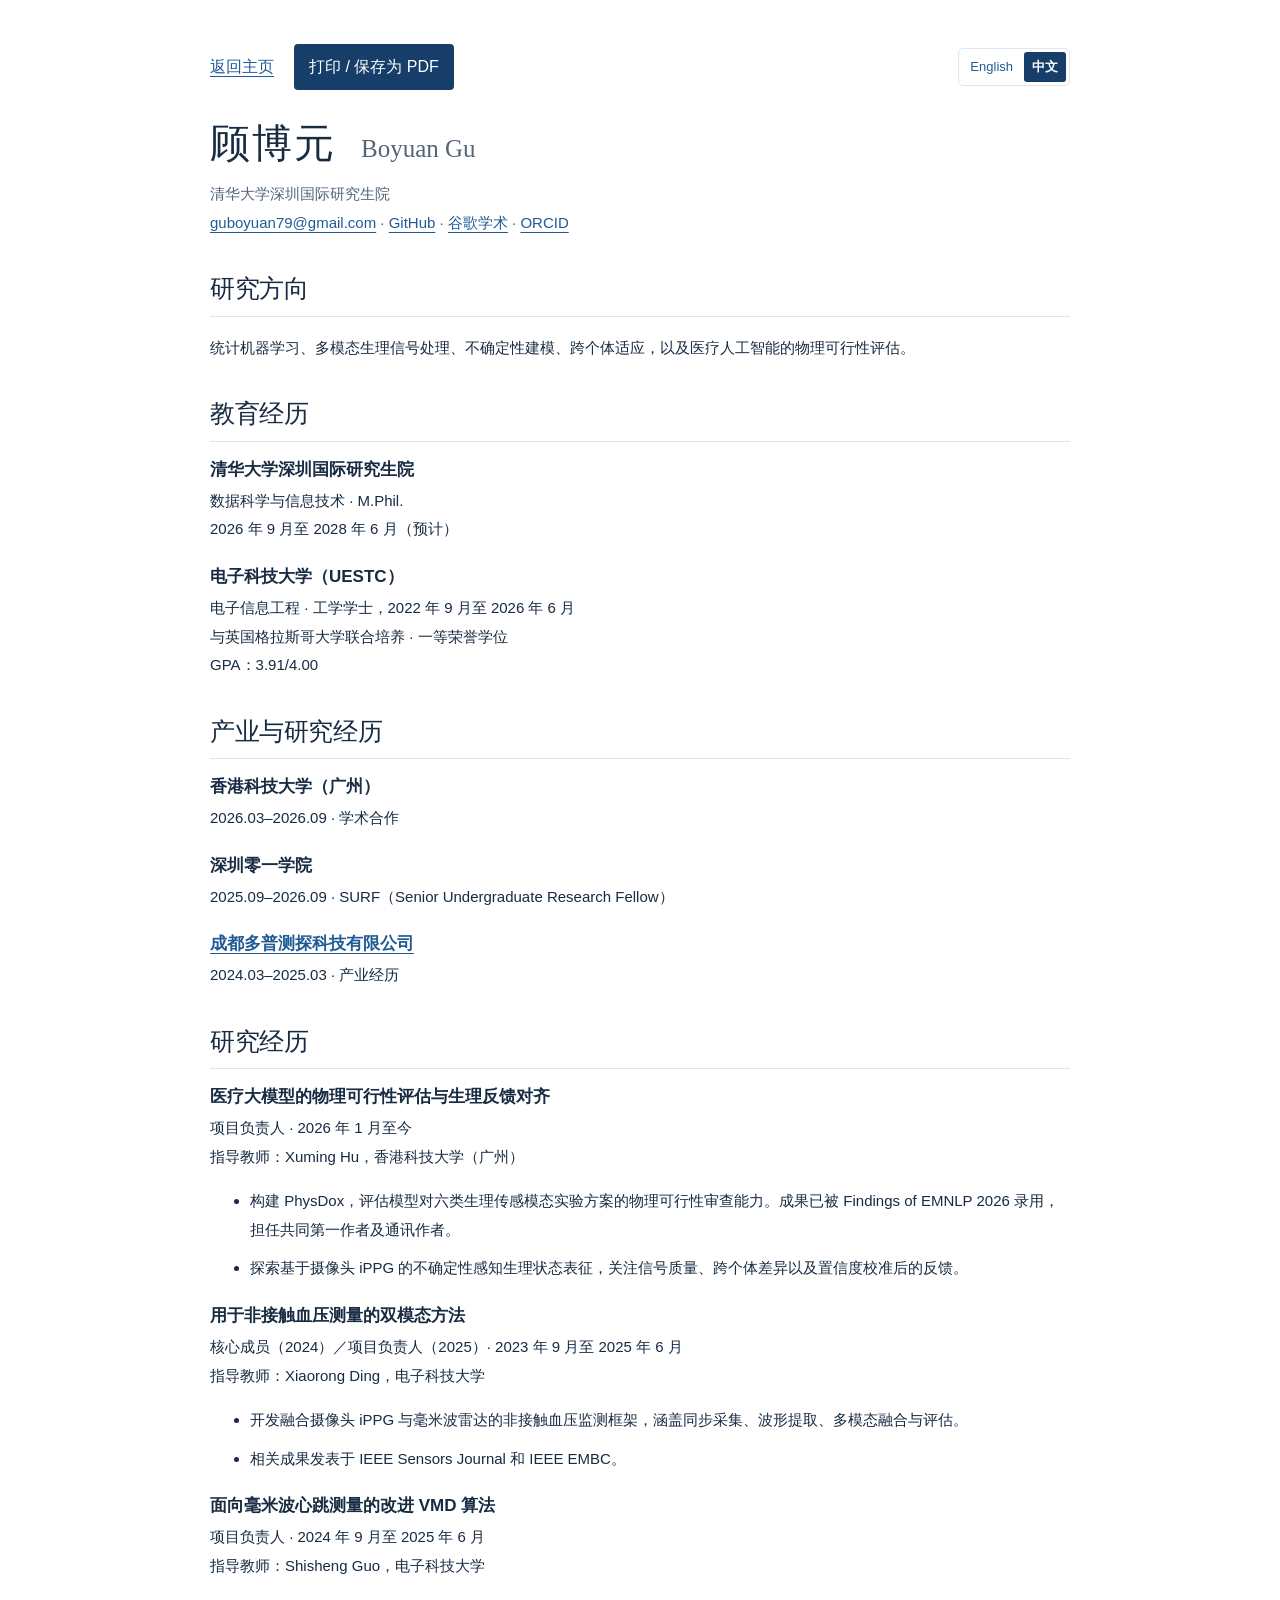
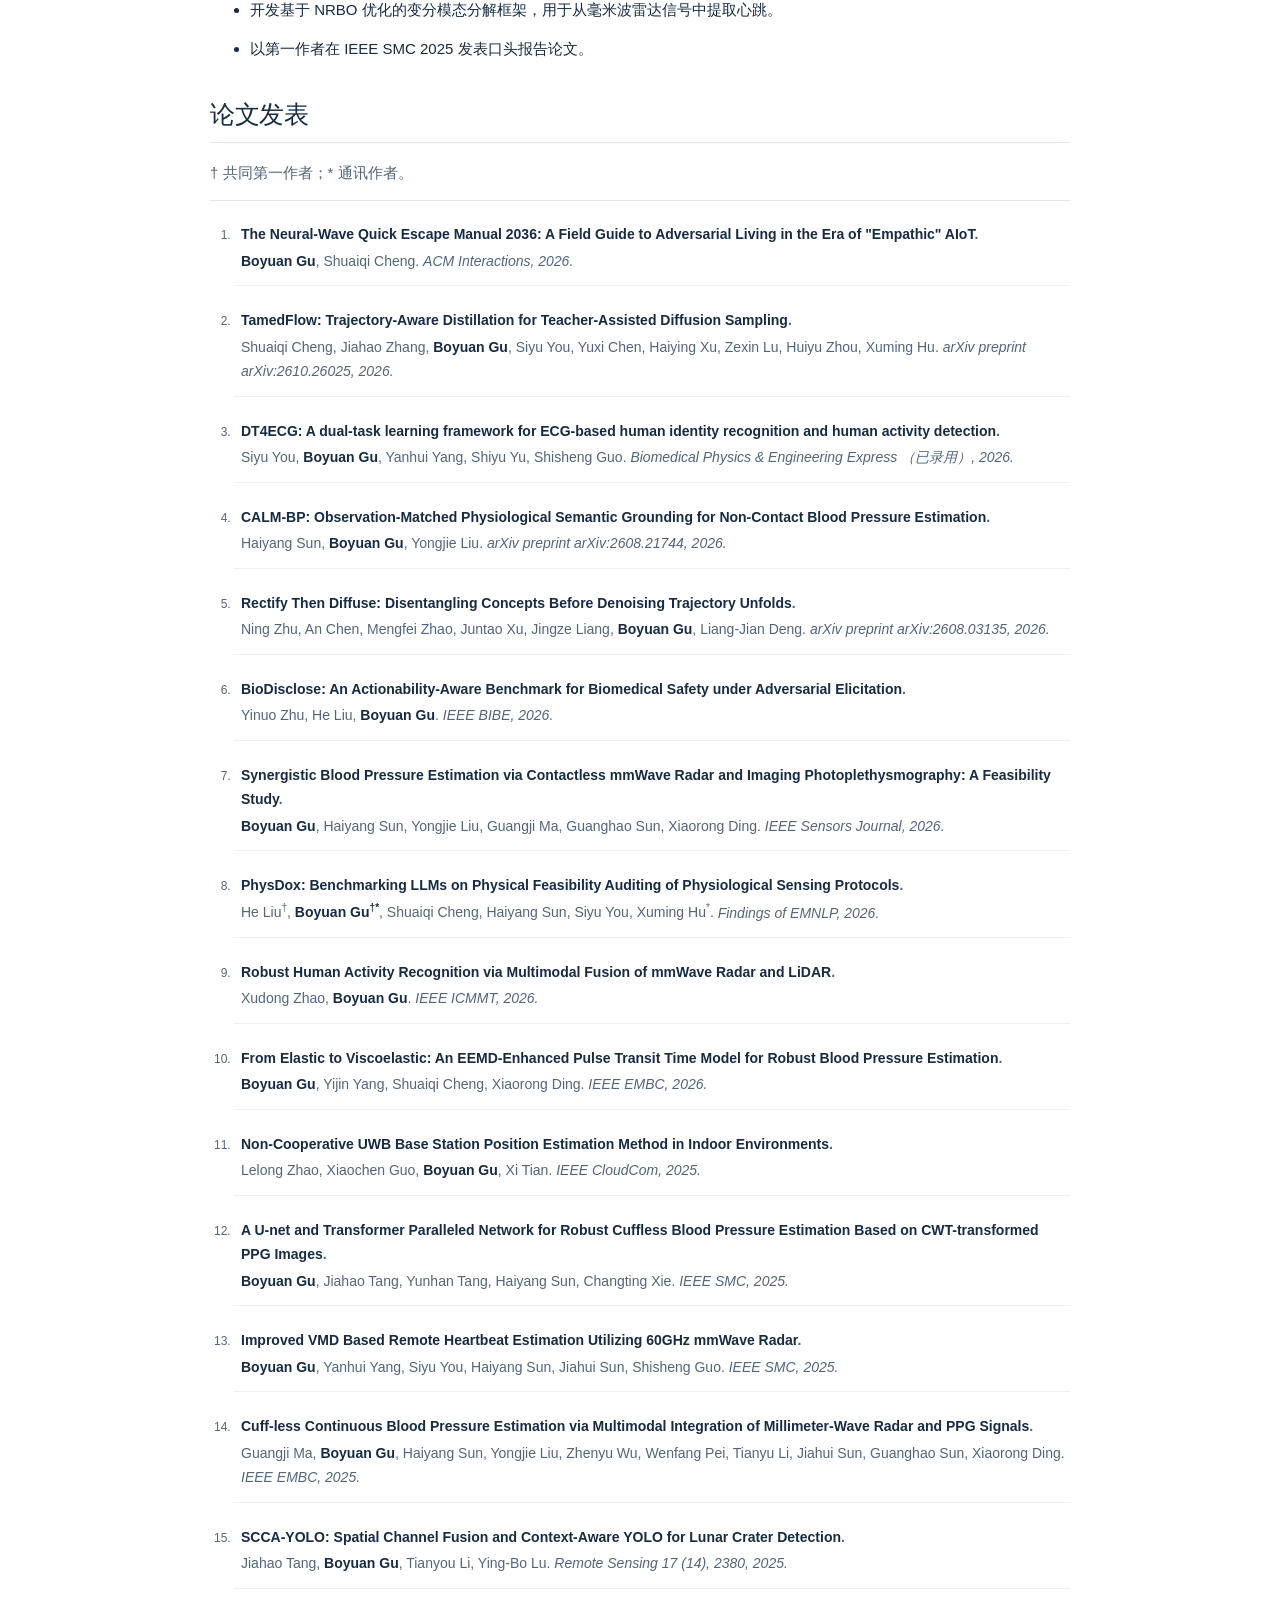
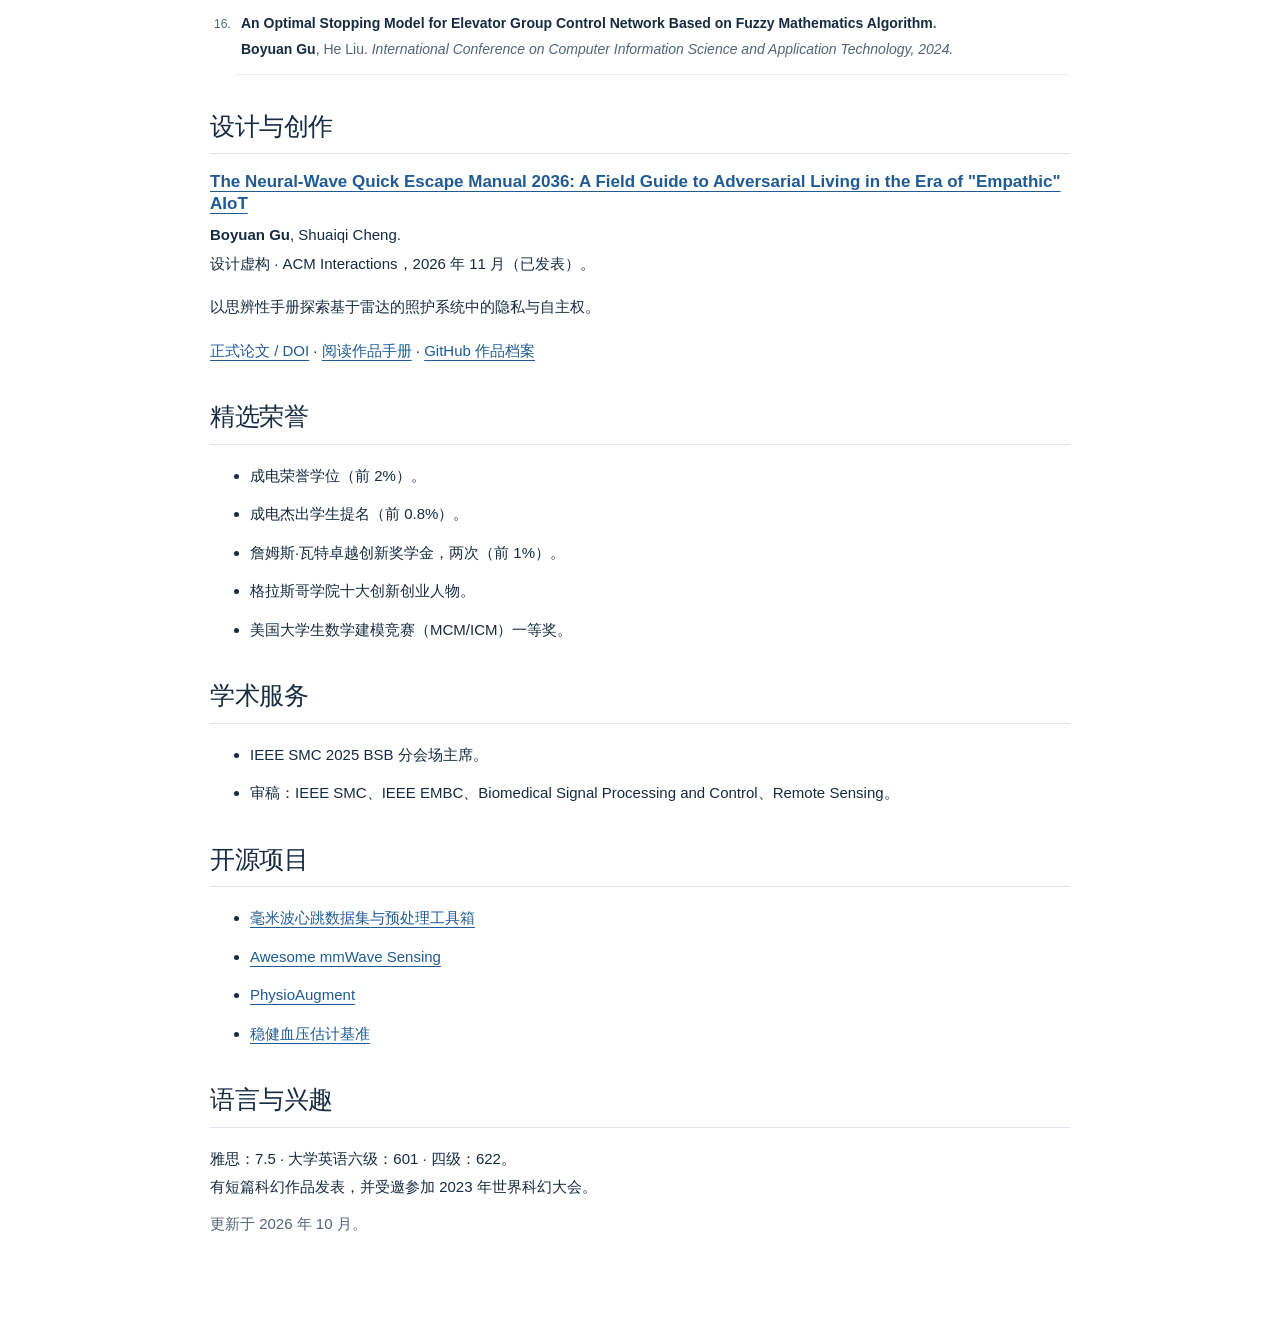
<file: cv-zh.html>
<!doctype html><html lang="zh-CN"><head><meta charset="utf-8"><meta name="viewport" content="width=device-width, initial-scale=1"><title>顾博元 | 个人简历</title><meta name="description" content="顾博元的个人简历，清华大学硕士研究生（M.Phil.）。"><link rel="icon" href="assets/favicon.svg" type="image/svg+xml"><link rel="stylesheet" href="styles.css?v=20261024-2"><link rel="canonical" href="https://phish-tech.github.io/cv-zh.html"><link rel="alternate" hreflang="en" href="https://phish-tech.github.io/cv.html"><link rel="alternate" hreflang="zh-CN" href="https://phish-tech.github.io/cv-zh.html"><link rel="alternate" hreflang="x-default" href="https://phish-tech.github.io/cv.html"><script src="language.js?v=20260929-3" defer></script></head><body><a class="skip-link" href="#cv">跳转到简历</a><main id="cv" class="container cv-page"><div class="cv-actions"><a href="zh.html">返回主页</a><button type="button" onclick="window.print()">打印 / 保存为 PDF</button><div class="language-switch" aria-label="语言切换"><a lang="en" hreflang="en" data-language-switch href="cv.html" aria-label="Switch to English">English</a><span lang="zh-CN" aria-current="true">中文</span></div></div><h1>顾博元 <span lang="en">Boyuan Gu</span></h1><p class="cv-contact">清华大学深圳国际研究生院<br><a href="mailto:guboyuan79@gmail.com">guboyuan79@gmail.com</a> · <a href="https://github.com/phish-tech">GitHub</a> · <a href="https://scholar.google.com/citations?user=TJ2_Fq8AAAAJ&amp;hl=en">谷歌学术</a> · <a href="https://orcid.org/0009-0001-8273-7502">ORCID</a></p><h2>研究方向</h2><p>统计机器学习、多模态生理信号处理、不确定性建模、跨个体适应，以及医疗人工智能的物理可行性评估。</p><h2>教育经历</h2><div class="cv-entry"><h3>清华大学深圳国际研究生院</h3><p>数据科学与信息技术 · M.Phil.<br>2026 年 9 月至 2028 年 6 月（预计）</p></div><div class="cv-entry"><h3>电子科技大学（UESTC）</h3><p>电子信息工程 · 工学学士，2022 年 9 月至 2026 年 6 月<br>与英国格拉斯哥大学联合培养 · 一等荣誉学位<br>GPA：3.91/4.00</p></div><h2>产业与研究经历</h2><div class="cv-entry"><h3>香港科技大学（广州）</h3><p>2026.03–2026.09 · 学术合作</p></div><div class="cv-entry"><h3>深圳零一学院</h3><p>2025.09–2026.09 · SURF（Senior Undergraduate Research Fellow）</p></div><div class="cv-entry"><h3><a href="http://duopucetan.com/">成都多普测探科技有限公司</a></h3><p>2024.03–2025.03 · 产业经历</p></div><h2>研究经历</h2><div class="cv-entry"><h3>医疗大模型的物理可行性评估与生理反馈对齐</h3><p>项目负责人 · 2026 年 1 月至今<br>指导教师：Xuming Hu，香港科技大学（广州）</p><ul><li>构建 PhysDox，评估模型对六类生理传感模态实验方案的物理可行性审查能力。成果已被 Findings of EMNLP 2026 录用，担任共同第一作者及通讯作者。</li><li>探索基于摄像头 iPPG 的不确定性感知生理状态表征，关注信号质量、跨个体差异以及置信度校准后的反馈。</li></ul></div><div class="cv-entry"><h3>用于非接触血压测量的双模态方法</h3><p>核心成员（2024）／项目负责人（2025）· 2023 年 9 月至 2025 年 6 月<br>指导教师：Xiaorong Ding，电子科技大学</p><ul><li>开发融合摄像头 iPPG 与毫米波雷达的非接触血压监测框架，涵盖同步采集、波形提取、多模态融合与评估。</li><li>相关成果发表于 IEEE Sensors Journal 和 IEEE EMBC。</li></ul></div><div class="cv-entry"><h3>面向毫米波心跳测量的改进 VMD 算法</h3><p>项目负责人 · 2024 年 9 月至 2025 年 6 月<br>指导教师：Shisheng Guo，电子科技大学</p><ul><li>开发基于 NRBO 优化的变分模态分解框架，用于从毫米波雷达信号中提取心跳。</li><li>以第一作者在 IEEE SMC 2025 发表口头报告论文。</li></ul></div><h2>论文发表</h2><p class="section-note author-note">† 共同第一作者；* 通讯作者。</p><ol class="compact-publications"><li><span class="citation-title"><a href="https://doi.org/10.1145/3846067">The Neural-Wave Quick Escape Manual 2036: A Field Guide to Adversarial Living in the Era of &quot;Empathic&quot; AIoT</a>.</span> <span class="citation-authors"><strong>Boyuan Gu</strong>, Shuaiqi Cheng.</span> <span class="citation-venue">ACM Interactions, 2026.</span></li><li><span class="citation-title"><a href="https://arxiv.org/abs/2610.26025">TamedFlow: Trajectory-Aware Distillation for Teacher-Assisted Diffusion Sampling</a>.</span> <span class="citation-authors">Shuaiqi Cheng, Jiahao Zhang, <strong>Boyuan Gu</strong>, Siyu You, Yuxi Chen, Haiying Xu, Zexin Lu, Huiyu Zhou, Xuming Hu.</span> <span class="citation-venue">arXiv preprint arXiv:2610.26025, 2026.</span></li><li><span class="citation-title"><a href="https://arxiv.org/abs/2502.11023">DT4ECG: A dual-task learning framework for ECG-based human identity recognition and human activity detection</a>.</span> <span class="citation-authors">Siyu You, <strong>Boyuan Gu</strong>, Yanhui Yang, Shiyu Yu, Shisheng Guo.</span> <span class="citation-venue">Biomedical Physics &amp; Engineering Express （已录用）, 2026.</span></li><li><span class="citation-title"><a href="https://arxiv.org/abs/2608.21744">CALM-BP: Observation-Matched Physiological Semantic Grounding for Non-Contact Blood Pressure Estimation</a>.</span> <span class="citation-authors">Haiyang Sun, <strong>Boyuan Gu</strong>, Yongjie Liu.</span> <span class="citation-venue">arXiv preprint arXiv:2608.21744, 2026.</span></li><li><span class="citation-title"><a href="https://arxiv.org/abs/2608.03135">Rectify Then Diffuse: Disentangling Concepts Before Denoising Trajectory Unfolds</a>.</span> <span class="citation-authors">Ning Zhu, An Chen, Mengfei Zhao, Juntao Xu, Jingze Liang, <strong>Boyuan Gu</strong>, Liang-Jian Deng.</span> <span class="citation-venue">arXiv preprint arXiv:2608.03135, 2026.</span></li><li><span class="citation-title"><a href="https://arxiv.org/abs/2607.25700">BioDisclose: An Actionability-Aware Benchmark for Biomedical Safety under Adversarial Elicitation</a>.</span> <span class="citation-authors">Yinuo Zhu, He Liu, <strong>Boyuan Gu</strong>.</span> <span class="citation-venue">IEEE BIBE, 2026.</span></li><li><span class="citation-title"><a href="https://doi.org/10.1109/JSEN.2026.3706110">Synergistic Blood Pressure Estimation via Contactless mmWave Radar and Imaging Photoplethysmography: A Feasibility Study</a>.</span> <span class="citation-authors"><strong>Boyuan Gu</strong>, Haiyang Sun, Yongjie Liu, Guangji Ma, Guanghao Sun, Xiaorong Ding.</span> <span class="citation-venue">IEEE Sensors Journal, 2026.</span></li><li><span class="citation-title"><a href="https://arxiv.org/abs/2606.05003">PhysDox: Benchmarking LLMs on Physical Feasibility Auditing of Physiological Sensing Protocols</a>.</span> <span class="citation-authors">He Liu<sup>†</sup>, <strong>Boyuan Gu<sup>†*</sup></strong>, Shuaiqi Cheng, Haiyang Sun, Siyu You, Xuming Hu<sup>*</sup>.</span> <span class="citation-venue">Findings of EMNLP, 2026.</span></li><li><span class="citation-title"><a href="https://scholar.google.com/citations?view_op=view_citation&amp;hl=en&amp;user=TJ2_Fq8AAAAJ&amp;pagesize=100&amp;sortby=pubdate&amp;citation_for_view=TJ2_Fq8AAAAJ:0EnyYjriUFMC">Robust Human Activity Recognition via Multimodal Fusion of mmWave Radar and LiDAR</a>.</span> <span class="citation-authors">Xudong Zhao, <strong>Boyuan Gu</strong>.</span> <span class="citation-venue">IEEE ICMMT, 2026.</span></li><li><span class="citation-title"><a href="https://arxiv.org/abs/2604.27500">From Elastic to Viscoelastic: An EEMD-Enhanced Pulse Transit Time Model for Robust Blood Pressure Estimation</a>.</span> <span class="citation-authors"><strong>Boyuan Gu</strong>, Yijin Yang, Shuaiqi Cheng, Xiaorong Ding.</span> <span class="citation-venue">IEEE EMBC, 2026.</span></li><li><span class="citation-title"><a href="https://scholar.google.com/citations?view_op=view_citation&amp;hl=en&amp;user=TJ2_Fq8AAAAJ&amp;pagesize=100&amp;sortby=pubdate&amp;citation_for_view=TJ2_Fq8AAAAJ:hqOjcs7Dif8C">Non-Cooperative UWB Base Station Position Estimation Method in Indoor Environments</a>.</span> <span class="citation-authors">Lelong Zhao, Xiaochen Guo, <strong>Boyuan Gu</strong>, Xi Tian.</span> <span class="citation-venue">IEEE CloudCom, 2025.</span></li><li><span class="citation-title"><a href="https://scholar.google.com/citations?view_op=view_citation&amp;hl=en&amp;user=TJ2_Fq8AAAAJ&amp;pagesize=100&amp;sortby=pubdate&amp;citation_for_view=TJ2_Fq8AAAAJ:YsMSGLbcyi4C">A U-net and Transformer Paralleled Network for Robust Cuffless Blood Pressure Estimation Based on CWT-transformed PPG Images</a>.</span> <span class="citation-authors"><strong>Boyuan Gu</strong>, Jiahao Tang, Yunhan Tang, Haiyang Sun, Changting Xie.</span> <span class="citation-venue">IEEE SMC, 2025.</span></li><li><span class="citation-title"><a href="https://doi.org/10.1109/SMC58881.2025.11342664">Improved VMD Based Remote Heartbeat Estimation Utilizing 60GHz mmWave Radar</a>.</span> <span class="citation-authors"><strong>Boyuan Gu</strong>, Yanhui Yang, Siyu You, Haiyang Sun, Jiahui Sun, Shisheng Guo.</span> <span class="citation-venue">IEEE SMC, 2025.</span></li><li><span class="citation-title"><a href="https://doi.org/10.1109/EMBC58623.2025.11253283">Cuff-less Continuous Blood Pressure Estimation via Multimodal Integration of Millimeter-Wave Radar and PPG Signals</a>.</span> <span class="citation-authors">Guangji Ma, <strong>Boyuan Gu</strong>, Haiyang Sun, Yongjie Liu, Zhenyu Wu, Wenfang Pei, Tianyu Li, Jiahui Sun, Guanghao Sun, Xiaorong Ding.</span> <span class="citation-venue">IEEE EMBC, 2025.</span></li><li><span class="citation-title"><a href="https://scholar.google.com/citations?view_op=view_citation&amp;hl=en&amp;user=TJ2_Fq8AAAAJ&amp;pagesize=100&amp;sortby=pubdate&amp;citation_for_view=TJ2_Fq8AAAAJ:qjMakFHDy7sC">SCCA-YOLO: Spatial Channel Fusion and Context-Aware YOLO for Lunar Crater Detection</a>.</span> <span class="citation-authors">Jiahao Tang, <strong>Boyuan Gu</strong>, Tianyou Li, Ying-Bo Lu.</span> <span class="citation-venue">Remote Sensing 17 (14), 2380, 2025.</span></li><li><span class="citation-title"><a href="https://scholar.google.com/citations?view_op=view_citation&amp;hl=en&amp;user=TJ2_Fq8AAAAJ&amp;pagesize=100&amp;sortby=pubdate&amp;citation_for_view=TJ2_Fq8AAAAJ:u5HHmVD_uO8C">An Optimal Stopping Model for Elevator Group Control Network Based on Fuzzy Mathematics Algorithm</a>.</span> <span class="citation-authors"><strong>Boyuan Gu</strong>, He Liu.</span> <span class="citation-venue">International Conference on Computer Information Science and Application Technology, 2024.</span></li></ol><h2>设计与创作</h2><div class="cv-entry"><h3><a href="https://doi.org/10.1145/3846067">The Neural-Wave Quick Escape Manual 2036: A Field Guide to Adversarial Living in the Era of &quot;Empathic&quot; AIoT</a></h3><p><strong>Boyuan Gu</strong>, Shuaiqi Cheng.<br>设计虚构 · ACM Interactions，2026 年 11 月（已发表）。</p><p>以思辨性手册探索基于雷达的照护系统中的隐私与自主权。</p><p><a href="https://doi.org/10.1145/3846067">正式论文 / DOI</a> · <a href="https://github.com/phish-tech/Neural-Wave-2036/blob/main/manual/Neural-Wave_Quick_Escape_Manual_2036.pdf">阅读作品手册</a> · <a href="https://github.com/phish-tech/Neural-Wave-2036">GitHub 作品档案</a></p></div><h2>精选荣誉</h2><ul><li>成电荣誉学位（前 2%）。</li><li>成电杰出学生提名（前 0.8%）。</li><li>詹姆斯·瓦特卓越创新奖学金，两次（前 1%）。</li><li>格拉斯哥学院十大创新创业人物。</li><li>美国大学生数学建模竞赛（MCM/ICM）一等奖。</li></ul><h2>学术服务</h2><ul><li>IEEE SMC 2025 BSB 分会场主席。</li><li>审稿：IEEE SMC、IEEE EMBC、Biomedical Signal Processing and Control、Remote Sensing。</li></ul><h2>开源项目</h2><ul><li><a href="https://github.com/phish-tech/mmWave-Heartbeat-Dataset-Preprocessing-Toolbox-">毫米波心跳数据集与预处理工具箱</a></li><li><a href="https://github.com/phish-tech/awesome-mmwave-sensing">Awesome mmWave Sensing</a></li><li><a href="https://github.com/phish-tech/PhysioAugment">PhysioAugment</a></li><li><a href="https://github.com/phish-tech/Robust_Blood_Pressure_Benchmark">稳健血压估计基准</a></li></ul><h2>语言与兴趣</h2><p>雅思：7.5 · 大学英语六级：601 · 四级：622。<br>有短篇科幻作品发表，并受邀参加 2023 年世界科幻大会。</p><p class="section-note">更新于 2026 年 10 月。</p></main></body></html>
</file>
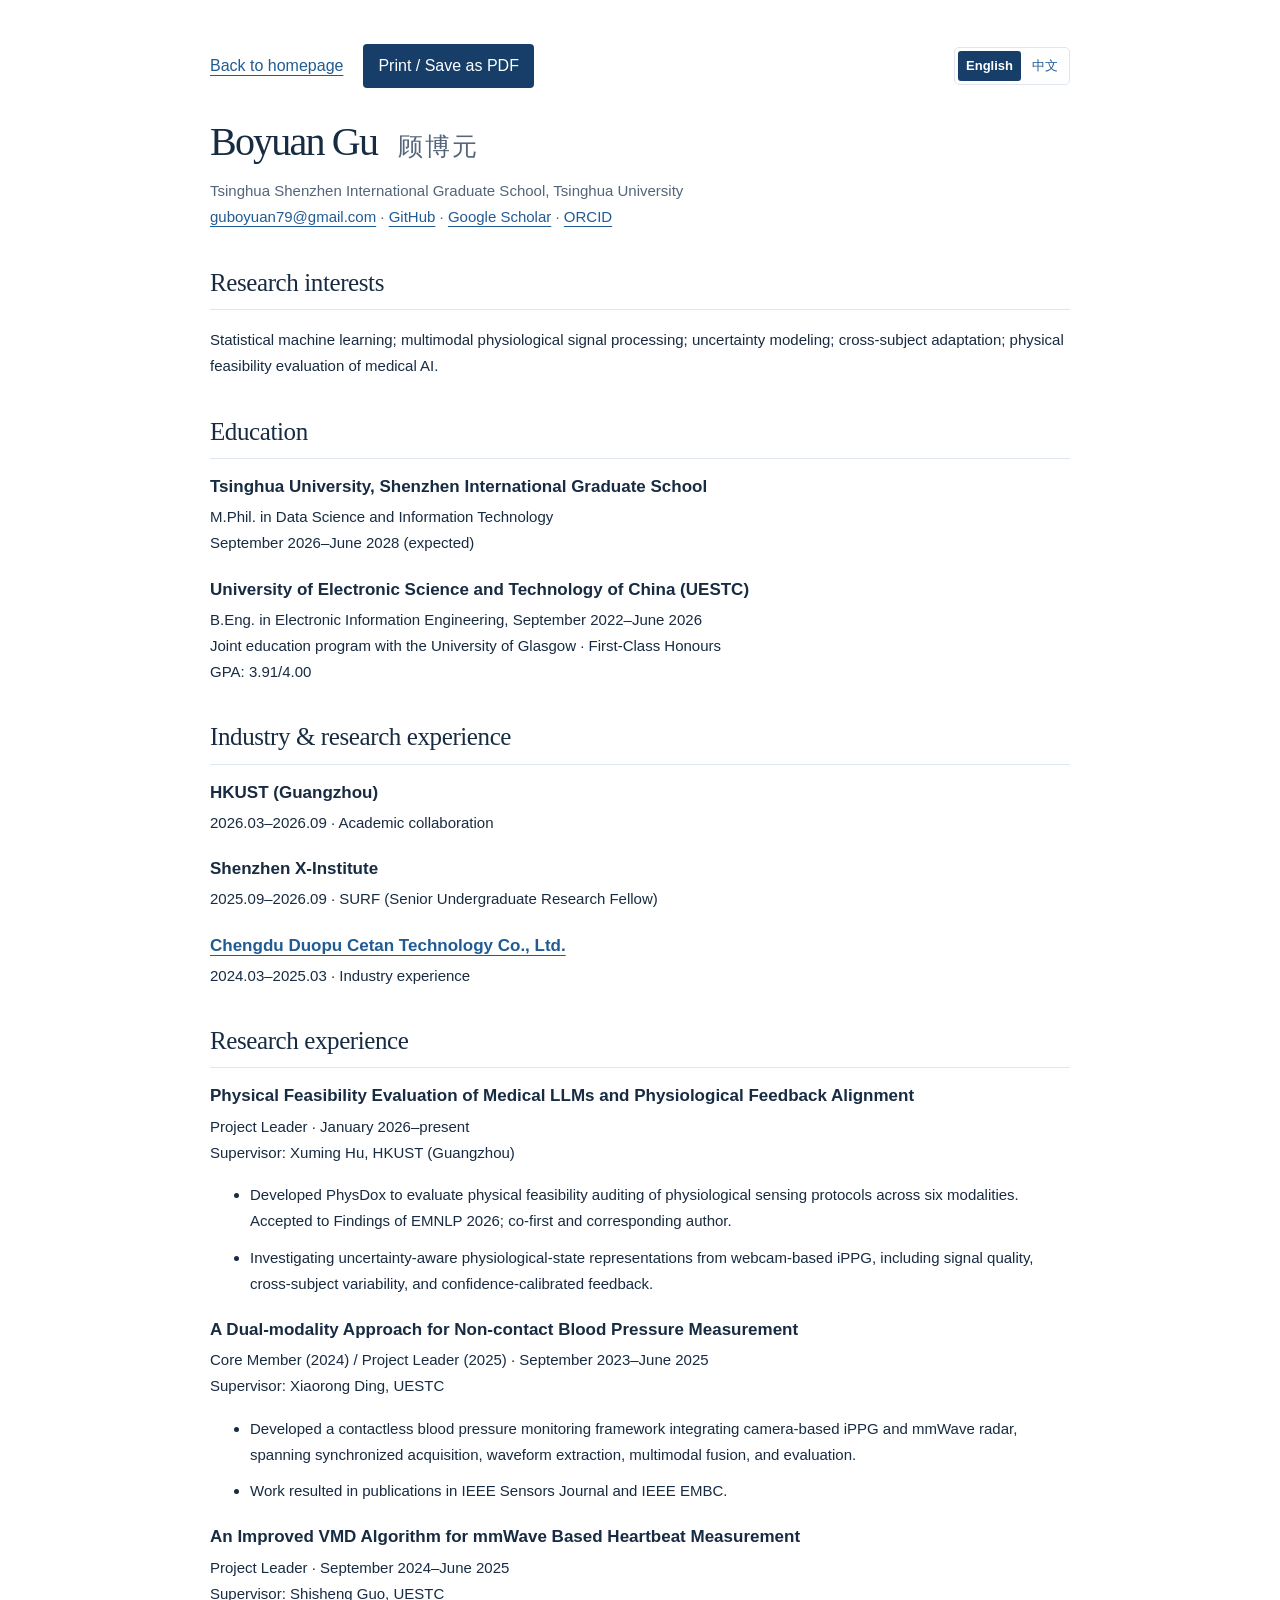
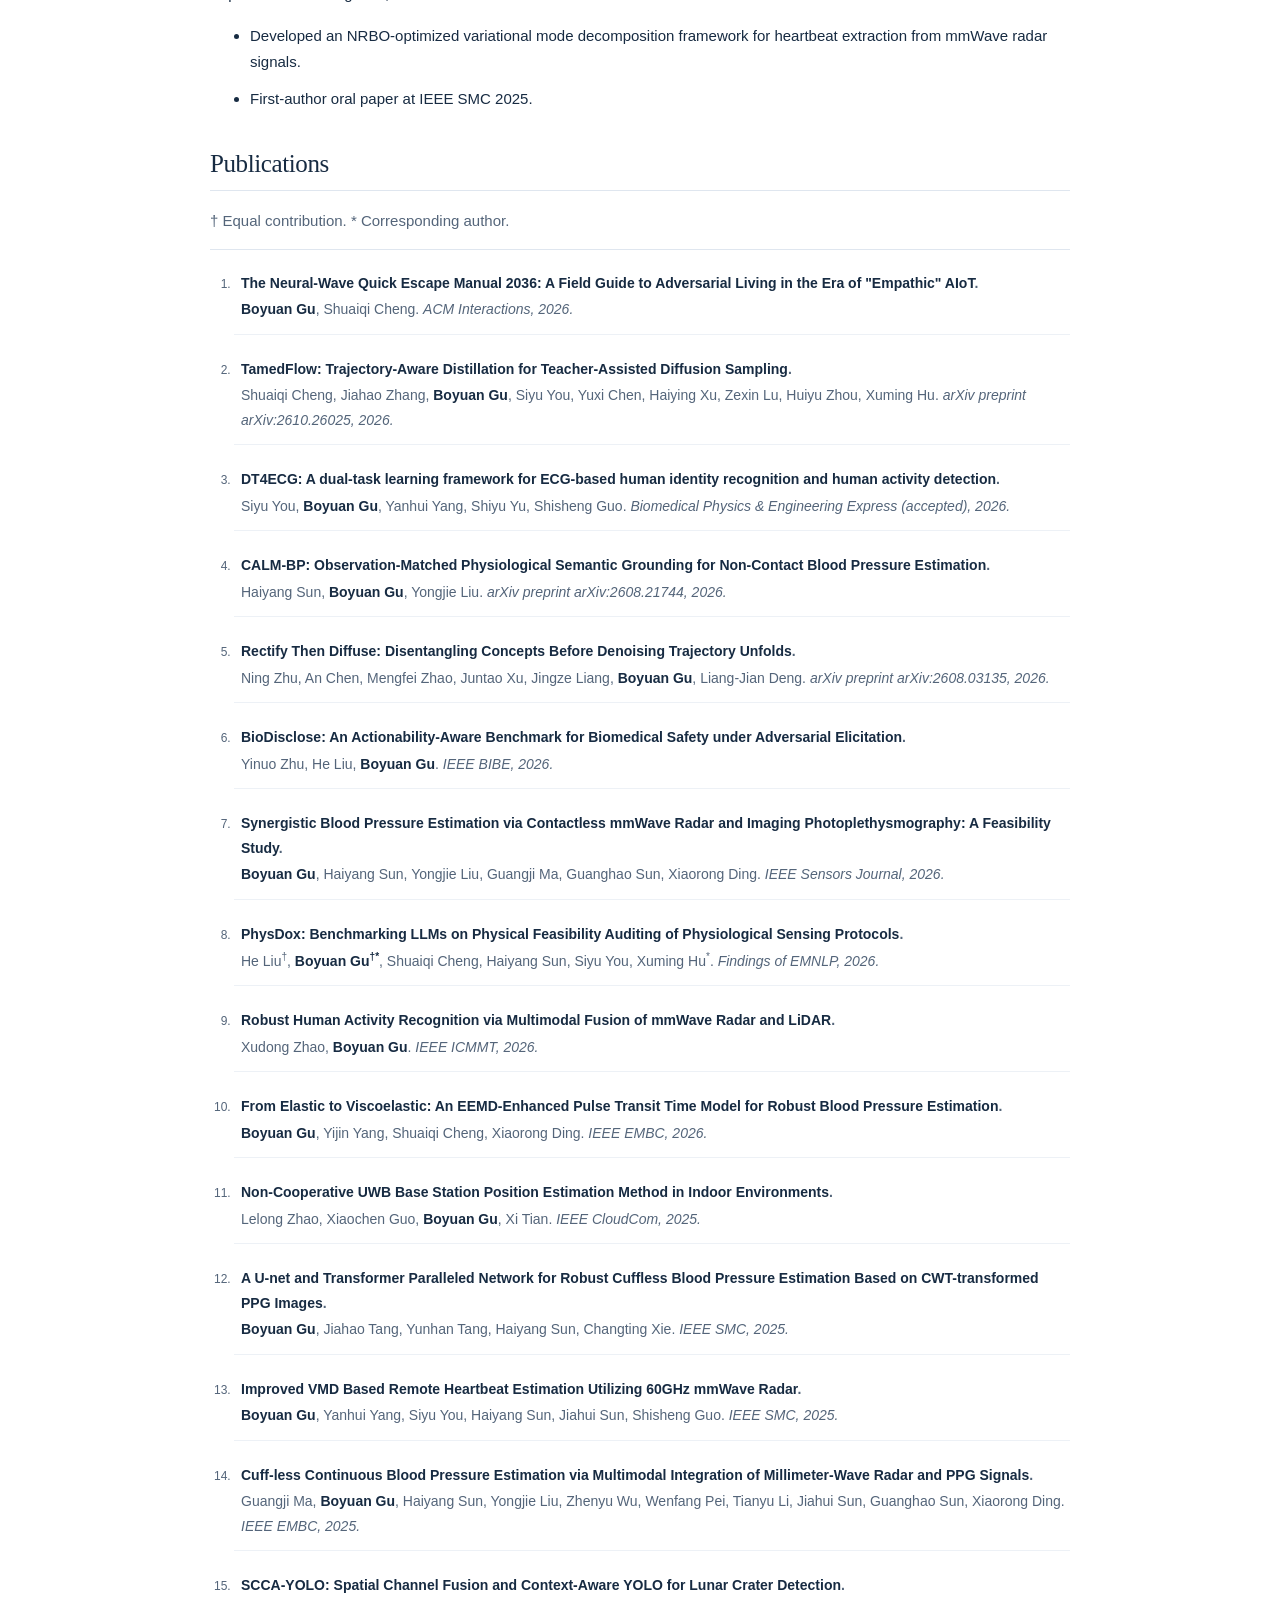
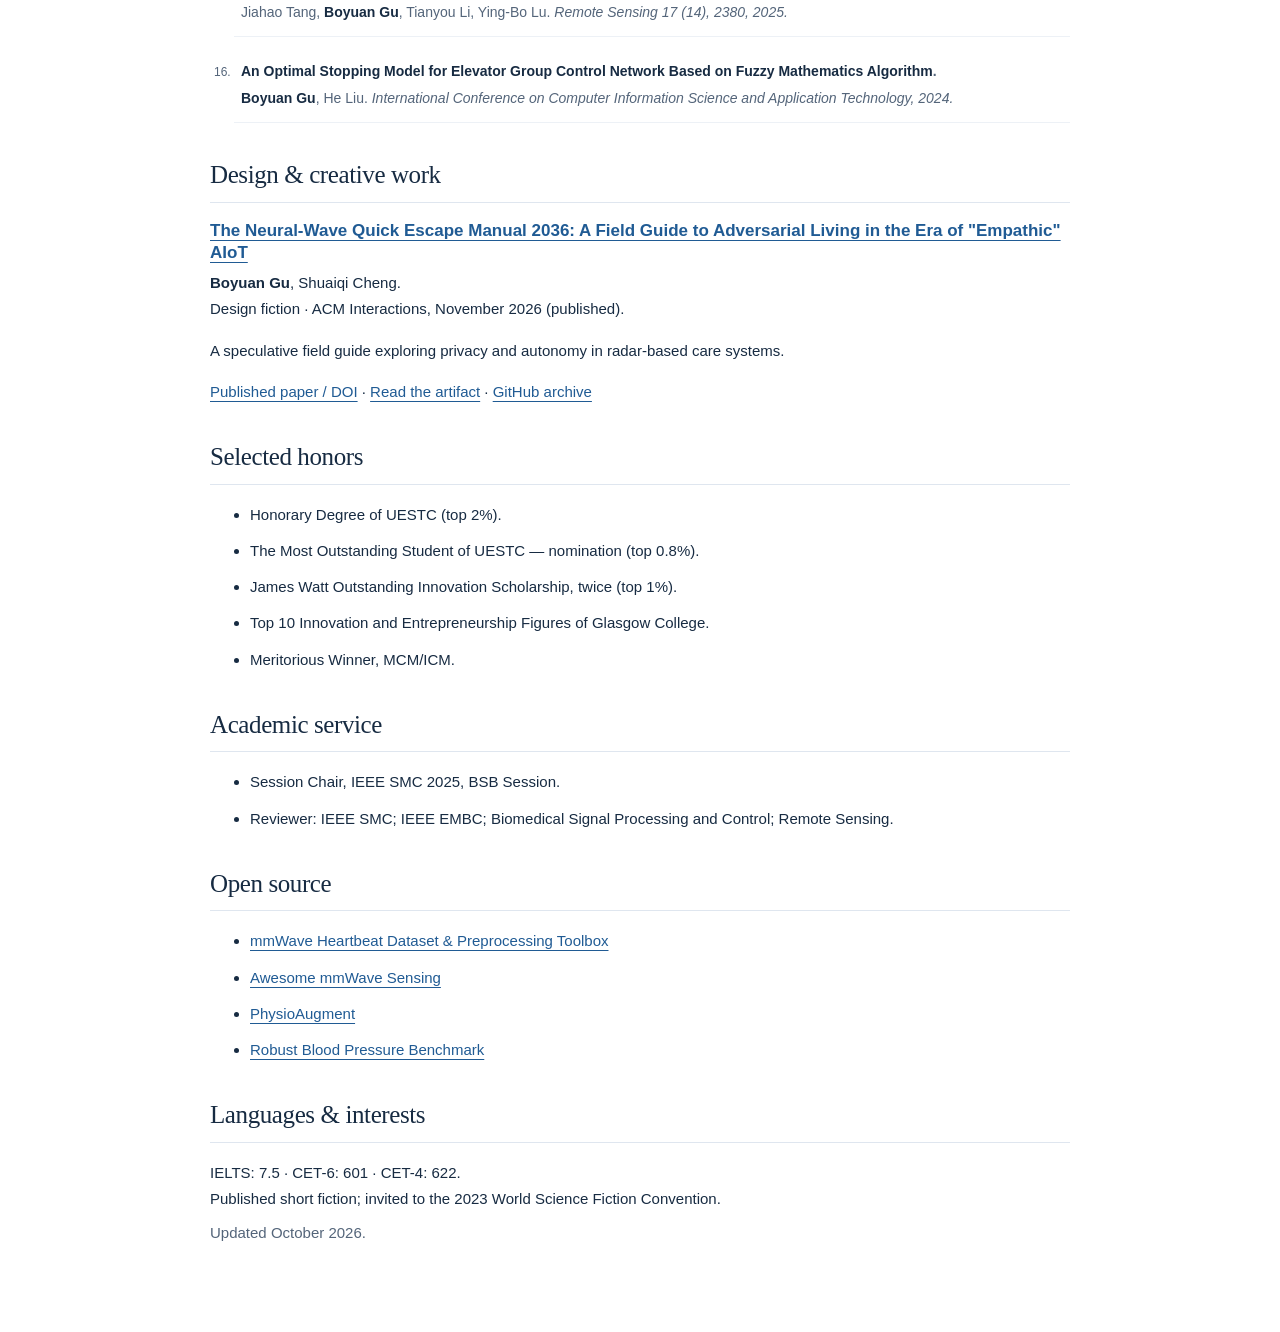
<file: cv.html>
<!doctype html><html lang="en"><head><meta charset="utf-8"><meta name="viewport" content="width=device-width, initial-scale=1"><title>Curriculum Vitae | Boyuan Gu</title><meta name="description" content="Academic CV of Boyuan Gu, M.Phil. student at Tsinghua University."><link rel="icon" href="assets/favicon.svg" type="image/svg+xml"><link rel="stylesheet" href="styles.css?v=20261024-2"><link rel="canonical" href="https://phish-tech.github.io/cv.html"><link rel="alternate" hreflang="en" href="https://phish-tech.github.io/cv.html"><link rel="alternate" hreflang="zh-CN" href="https://phish-tech.github.io/cv-zh.html"><link rel="alternate" hreflang="x-default" href="https://phish-tech.github.io/cv.html"><script src="language.js?v=20260929-3" defer></script></head><body><a class="skip-link" href="#cv">Skip to CV</a><main id="cv" class="container cv-page"><div class="cv-actions"><a href="index.html">Back to homepage</a><button type="button" onclick="window.print()">Print / Save as PDF</button><div class="language-switch" aria-label="Language"><span lang="en" aria-current="true">English</span><a lang="zh-CN" hreflang="zh-CN" data-language-switch href="cv-zh.html" aria-label="切换到中文版">中文</a></div></div><h1>Boyuan Gu <span lang="zh">顾博元</span></h1><p class="cv-contact">Tsinghua Shenzhen International Graduate School, Tsinghua University<br><a href="mailto:guboyuan79@gmail.com">guboyuan79@gmail.com</a> · <a href="https://github.com/phish-tech">GitHub</a> · <a href="https://scholar.google.com/citations?user=TJ2_Fq8AAAAJ&amp;hl=en">Google Scholar</a> · <a href="https://orcid.org/0009-0001-8273-7502">ORCID</a></p><h2>Research interests</h2><p>Statistical machine learning; multimodal physiological signal processing; uncertainty modeling; cross-subject adaptation; physical feasibility evaluation of medical AI.</p><h2>Education</h2><div class="cv-entry"><h3>Tsinghua University, Shenzhen International Graduate School</h3><p>M.Phil. in Data Science and Information Technology<br>September 2026–June 2028 (expected)</p></div><div class="cv-entry"><h3>University of Electronic Science and Technology of China (UESTC)</h3><p>B.Eng. in Electronic Information Engineering, September 2022–June 2026<br>Joint education program with the University of Glasgow · First-Class Honours<br>GPA: 3.91/4.00</p></div><h2>Industry &amp; research experience</h2><div class="cv-entry"><h3>HKUST (Guangzhou)</h3><p>2026.03–2026.09 · Academic collaboration</p></div><div class="cv-entry"><h3>Shenzhen X-Institute</h3><p>2025.09–2026.09 · SURF (Senior Undergraduate Research Fellow)</p></div><div class="cv-entry"><h3><a href="http://duopucetan.com/">Chengdu Duopu Cetan Technology Co., Ltd.</a></h3><p>2024.03–2025.03 · Industry experience</p></div><h2>Research experience</h2><div class="cv-entry"><h3>Physical Feasibility Evaluation of Medical LLMs and Physiological Feedback Alignment</h3><p>Project Leader · January 2026–present<br>Supervisor: Xuming Hu, HKUST (Guangzhou)</p><ul><li>Developed PhysDox to evaluate physical feasibility auditing of physiological sensing protocols across six modalities. Accepted to Findings of EMNLP 2026; co-first and corresponding author.</li><li>Investigating uncertainty-aware physiological-state representations from webcam-based iPPG, including signal quality, cross-subject variability, and confidence-calibrated feedback.</li></ul></div><div class="cv-entry"><h3>A Dual-modality Approach for Non-contact Blood Pressure Measurement</h3><p>Core Member (2024) / Project Leader (2025) · September 2023–June 2025<br>Supervisor: Xiaorong Ding, UESTC</p><ul><li>Developed a contactless blood pressure monitoring framework integrating camera-based iPPG and mmWave radar, spanning synchronized acquisition, waveform extraction, multimodal fusion, and evaluation.</li><li>Work resulted in publications in IEEE Sensors Journal and IEEE EMBC.</li></ul></div><div class="cv-entry"><h3>An Improved VMD Algorithm for mmWave Based Heartbeat Measurement</h3><p>Project Leader · September 2024–June 2025<br>Supervisor: Shisheng Guo, UESTC</p><ul><li>Developed an NRBO-optimized variational mode decomposition framework for heartbeat extraction from mmWave radar signals.</li><li>First-author oral paper at IEEE SMC 2025.</li></ul></div><h2>Publications</h2><p class="section-note author-note">† Equal contribution. * Corresponding author.</p><ol class="compact-publications"><li><span class="citation-title"><a href="https://doi.org/10.1145/3846067">The Neural-Wave Quick Escape Manual 2036: A Field Guide to Adversarial Living in the Era of &quot;Empathic&quot; AIoT</a>.</span> <span class="citation-authors"><strong>Boyuan Gu</strong>, Shuaiqi Cheng.</span> <span class="citation-venue">ACM Interactions, 2026.</span></li><li><span class="citation-title"><a href="https://arxiv.org/abs/2610.26025">TamedFlow: Trajectory-Aware Distillation for Teacher-Assisted Diffusion Sampling</a>.</span> <span class="citation-authors">Shuaiqi Cheng, Jiahao Zhang, <strong>Boyuan Gu</strong>, Siyu You, Yuxi Chen, Haiying Xu, Zexin Lu, Huiyu Zhou, Xuming Hu.</span> <span class="citation-venue">arXiv preprint arXiv:2610.26025, 2026.</span></li><li><span class="citation-title"><a href="https://arxiv.org/abs/2502.11023">DT4ECG: A dual-task learning framework for ECG-based human identity recognition and human activity detection</a>.</span> <span class="citation-authors">Siyu You, <strong>Boyuan Gu</strong>, Yanhui Yang, Shiyu Yu, Shisheng Guo.</span> <span class="citation-venue">Biomedical Physics &amp; Engineering Express (accepted), 2026.</span></li><li><span class="citation-title"><a href="https://arxiv.org/abs/2608.21744">CALM-BP: Observation-Matched Physiological Semantic Grounding for Non-Contact Blood Pressure Estimation</a>.</span> <span class="citation-authors">Haiyang Sun, <strong>Boyuan Gu</strong>, Yongjie Liu.</span> <span class="citation-venue">arXiv preprint arXiv:2608.21744, 2026.</span></li><li><span class="citation-title"><a href="https://arxiv.org/abs/2608.03135">Rectify Then Diffuse: Disentangling Concepts Before Denoising Trajectory Unfolds</a>.</span> <span class="citation-authors">Ning Zhu, An Chen, Mengfei Zhao, Juntao Xu, Jingze Liang, <strong>Boyuan Gu</strong>, Liang-Jian Deng.</span> <span class="citation-venue">arXiv preprint arXiv:2608.03135, 2026.</span></li><li><span class="citation-title"><a href="https://arxiv.org/abs/2607.25700">BioDisclose: An Actionability-Aware Benchmark for Biomedical Safety under Adversarial Elicitation</a>.</span> <span class="citation-authors">Yinuo Zhu, He Liu, <strong>Boyuan Gu</strong>.</span> <span class="citation-venue">IEEE BIBE, 2026.</span></li><li><span class="citation-title"><a href="https://doi.org/10.1109/JSEN.2026.3706110">Synergistic Blood Pressure Estimation via Contactless mmWave Radar and Imaging Photoplethysmography: A Feasibility Study</a>.</span> <span class="citation-authors"><strong>Boyuan Gu</strong>, Haiyang Sun, Yongjie Liu, Guangji Ma, Guanghao Sun, Xiaorong Ding.</span> <span class="citation-venue">IEEE Sensors Journal, 2026.</span></li><li><span class="citation-title"><a href="https://arxiv.org/abs/2606.05003">PhysDox: Benchmarking LLMs on Physical Feasibility Auditing of Physiological Sensing Protocols</a>.</span> <span class="citation-authors">He Liu<sup>†</sup>, <strong>Boyuan Gu<sup>†*</sup></strong>, Shuaiqi Cheng, Haiyang Sun, Siyu You, Xuming Hu<sup>*</sup>.</span> <span class="citation-venue">Findings of EMNLP, 2026.</span></li><li><span class="citation-title"><a href="https://scholar.google.com/citations?view_op=view_citation&amp;hl=en&amp;user=TJ2_Fq8AAAAJ&amp;pagesize=100&amp;sortby=pubdate&amp;citation_for_view=TJ2_Fq8AAAAJ:0EnyYjriUFMC">Robust Human Activity Recognition via Multimodal Fusion of mmWave Radar and LiDAR</a>.</span> <span class="citation-authors">Xudong Zhao, <strong>Boyuan Gu</strong>.</span> <span class="citation-venue">IEEE ICMMT, 2026.</span></li><li><span class="citation-title"><a href="https://arxiv.org/abs/2604.27500">From Elastic to Viscoelastic: An EEMD-Enhanced Pulse Transit Time Model for Robust Blood Pressure Estimation</a>.</span> <span class="citation-authors"><strong>Boyuan Gu</strong>, Yijin Yang, Shuaiqi Cheng, Xiaorong Ding.</span> <span class="citation-venue">IEEE EMBC, 2026.</span></li><li><span class="citation-title"><a href="https://scholar.google.com/citations?view_op=view_citation&amp;hl=en&amp;user=TJ2_Fq8AAAAJ&amp;pagesize=100&amp;sortby=pubdate&amp;citation_for_view=TJ2_Fq8AAAAJ:hqOjcs7Dif8C">Non-Cooperative UWB Base Station Position Estimation Method in Indoor Environments</a>.</span> <span class="citation-authors">Lelong Zhao, Xiaochen Guo, <strong>Boyuan Gu</strong>, Xi Tian.</span> <span class="citation-venue">IEEE CloudCom, 2025.</span></li><li><span class="citation-title"><a href="https://scholar.google.com/citations?view_op=view_citation&amp;hl=en&amp;user=TJ2_Fq8AAAAJ&amp;pagesize=100&amp;sortby=pubdate&amp;citation_for_view=TJ2_Fq8AAAAJ:YsMSGLbcyi4C">A U-net and Transformer Paralleled Network for Robust Cuffless Blood Pressure Estimation Based on CWT-transformed PPG Images</a>.</span> <span class="citation-authors"><strong>Boyuan Gu</strong>, Jiahao Tang, Yunhan Tang, Haiyang Sun, Changting Xie.</span> <span class="citation-venue">IEEE SMC, 2025.</span></li><li><span class="citation-title"><a href="https://doi.org/10.1109/SMC58881.2025.11342664">Improved VMD Based Remote Heartbeat Estimation Utilizing 60GHz mmWave Radar</a>.</span> <span class="citation-authors"><strong>Boyuan Gu</strong>, Yanhui Yang, Siyu You, Haiyang Sun, Jiahui Sun, Shisheng Guo.</span> <span class="citation-venue">IEEE SMC, 2025.</span></li><li><span class="citation-title"><a href="https://doi.org/10.1109/EMBC58623.2025.11253283">Cuff-less Continuous Blood Pressure Estimation via Multimodal Integration of Millimeter-Wave Radar and PPG Signals</a>.</span> <span class="citation-authors">Guangji Ma, <strong>Boyuan Gu</strong>, Haiyang Sun, Yongjie Liu, Zhenyu Wu, Wenfang Pei, Tianyu Li, Jiahui Sun, Guanghao Sun, Xiaorong Ding.</span> <span class="citation-venue">IEEE EMBC, 2025.</span></li><li><span class="citation-title"><a href="https://scholar.google.com/citations?view_op=view_citation&amp;hl=en&amp;user=TJ2_Fq8AAAAJ&amp;pagesize=100&amp;sortby=pubdate&amp;citation_for_view=TJ2_Fq8AAAAJ:qjMakFHDy7sC">SCCA-YOLO: Spatial Channel Fusion and Context-Aware YOLO for Lunar Crater Detection</a>.</span> <span class="citation-authors">Jiahao Tang, <strong>Boyuan Gu</strong>, Tianyou Li, Ying-Bo Lu.</span> <span class="citation-venue">Remote Sensing 17 (14), 2380, 2025.</span></li><li><span class="citation-title"><a href="https://scholar.google.com/citations?view_op=view_citation&amp;hl=en&amp;user=TJ2_Fq8AAAAJ&amp;pagesize=100&amp;sortby=pubdate&amp;citation_for_view=TJ2_Fq8AAAAJ:u5HHmVD_uO8C">An Optimal Stopping Model for Elevator Group Control Network Based on Fuzzy Mathematics Algorithm</a>.</span> <span class="citation-authors"><strong>Boyuan Gu</strong>, He Liu.</span> <span class="citation-venue">International Conference on Computer Information Science and Application Technology, 2024.</span></li></ol><h2>Design &amp; creative work</h2><div class="cv-entry"><h3><a href="https://doi.org/10.1145/3846067">The Neural-Wave Quick Escape Manual 2036: A Field Guide to Adversarial Living in the Era of &quot;Empathic&quot; AIoT</a></h3><p><strong>Boyuan Gu</strong>, Shuaiqi Cheng.<br>Design fiction · ACM Interactions, November 2026 (published).</p><p>A speculative field guide exploring privacy and autonomy in radar-based care systems.</p><p><a href="https://doi.org/10.1145/3846067">Published paper / DOI</a> · <a href="https://github.com/phish-tech/Neural-Wave-2036/blob/main/manual/Neural-Wave_Quick_Escape_Manual_2036.pdf">Read the artifact</a> · <a href="https://github.com/phish-tech/Neural-Wave-2036">GitHub archive</a></p></div><h2>Selected honors</h2><ul><li>Honorary Degree of UESTC (top 2%).</li><li>The Most Outstanding Student of UESTC — nomination (top 0.8%).</li><li>James Watt Outstanding Innovation Scholarship, twice (top 1%).</li><li>Top 10 Innovation and Entrepreneurship Figures of Glasgow College.</li><li>Meritorious Winner, MCM/ICM.</li></ul><h2>Academic service</h2><ul><li>Session Chair, IEEE SMC 2025, BSB Session.</li><li>Reviewer: IEEE SMC; IEEE EMBC; Biomedical Signal Processing and Control; Remote Sensing.</li></ul><h2>Open source</h2><ul><li><a href="https://github.com/phish-tech/mmWave-Heartbeat-Dataset-Preprocessing-Toolbox-">mmWave Heartbeat Dataset &amp; Preprocessing Toolbox</a></li><li><a href="https://github.com/phish-tech/awesome-mmwave-sensing">Awesome mmWave Sensing</a></li><li><a href="https://github.com/phish-tech/PhysioAugment">PhysioAugment</a></li><li><a href="https://github.com/phish-tech/Robust_Blood_Pressure_Benchmark">Robust Blood Pressure Benchmark</a></li></ul><h2>Languages &amp; interests</h2><p>IELTS: 7.5 · CET-6: 601 · CET-4: 622.<br>Published short fiction; invited to the 2023 World Science Fiction Convention.</p><p class="section-note">Updated October 2026.</p></main></body></html>
</file>
<file: styles.css>
:root{--ink:#172b42;--muted:#54657a;--blue:#163e69;--link:#205b94;--rule:#dfe6ef;--paper:#fff;--tint:#f3f7fc;--accent:#307bb7}*{box-sizing:border-box}html{scroll-behavior:smooth;scroll-padding-top:6rem}body{margin:0;background:var(--paper);color:var(--ink);font-family:Arial,"Helvetica Neue","Microsoft YaHei",sans-serif;font-size:16px;line-height:1.75}a{color:var(--link);text-underline-offset:4px;text-decoration-thickness:1px}a:hover{color:#0c345d;text-decoration:underline}a:focus-visible,button:focus-visible{outline:3px solid var(--accent);outline-offset:5px}h1,h2,h3,p{margin-top:0}h1,h2,h3{line-height:1.3}strong{font-weight:600}.container{width:min(1080px,calc(100% - 64px));margin-inline:auto}.skip-link{position:absolute;top:-80px;left:20px;background:white;padding:10px;z-index:100}.skip-link:focus{top:10px}.site-header{border-bottom:1px solid var(--rule);background:rgba(255,255,255,.97);position:sticky;top:0;z-index:10}.header-inner{width:min(1080px,calc(100% - 64px));margin:auto;min-height:76px;display:flex;align-items:center;justify-content:space-between;gap:24px}.wordmark{font-weight:700;text-decoration:none;color:var(--ink);white-space:nowrap;font-size:19px}.wordmark span{margin-left:12px;font-size:15px;font-weight:400;color:var(--muted)}nav{display:flex;gap:28px;flex-wrap:wrap}nav a{font-size:14px;font-weight:600;text-decoration:none;color:var(--muted)}.intro{display:grid;grid-template-columns:1fr 204px;gap:68px;padding:70px 0 44px}.eyebrow,.topic-label{font-size:12px;letter-spacing:.12em;font-weight:700;color:var(--link);text-transform:uppercase}.eyebrow{margin-bottom:15px}h1{font-family:Georgia,"Times New Roman",serif;font-size:54px;letter-spacing:-1.8px;margin-bottom:10px;font-weight:500}h1 span{font-family:Arial,"Microsoft YaHei",sans-serif;font-size:25px;letter-spacing:2px;color:var(--muted);margin-left:13px;white-space:nowrap}.position{color:var(--muted);font-size:16px;margin-bottom:28px}.lead{font-family:Georgia,"Times New Roman",serif;font-size:28px;line-height:1.4;color:var(--blue);margin-bottom:24px}.intro-copy>p:not(.lead):not(.eyebrow):not(.position){margin-bottom:16px}.portrait-block{padding-top:19px;text-align:left}.portrait-block img{display:block;width:204px;height:auto;border-radius:5px;background:#fafbfd;border:1px solid var(--rule)}.portrait-block p{font-size:14px;color:var(--muted);line-height:1.7}.portrait-caption{margin:19px 0 2px!important;font-weight:700;color:var(--ink)!important}.portrait-caption span{font-weight:400;margin-left:6px}.profile-links{display:flex;flex-wrap:wrap;gap:8px 21px;margin-top:25px}.profile-links a{font-size:14px;font-weight:600;text-decoration:none;border-bottom:1px solid #a8bfd6}.news-line{border-top:1px solid var(--rule);border-bottom:1px solid var(--rule);display:flex;align-items:baseline;gap:24px;padding:17px 0}.news-line .eyebrow{margin:0;white-space:nowrap}.news-line p{margin:0;font-size:14px}.section{padding-top:57px}.section-heading{display:flex;align-items:baseline;gap:14px;margin-bottom:23px}.section-number{font-size:12px;font-weight:600;color:#768ba1;letter-spacing:.08em}h2{font-family:Georgia,"Times New Roman",serif;font-size:29px;font-weight:500;letter-spacing:-.4px;margin-bottom:0}.heading-link{margin-left:auto;font-size:14px;text-decoration:none}.research-grid{display:grid;grid-template-columns:repeat(3,1fr);gap:28px}.research-card{border-top:3px solid var(--blue);padding:20px 0 0}.research-card h3{font-size:18px;margin:12px 0}.research-card p{font-size:15px;color:var(--muted);margin-bottom:15px;line-height:1.7}.research-card .keywords{font-size:12px;color:var(--link);line-height:1.8;margin-bottom:0}.section-note{color:var(--muted);font-size:13px;margin-top:-7px;margin-bottom:25px}.publication{display:grid;grid-template-columns:144px 1fr;gap:28px;padding:28px 0;border-top:1px solid var(--rule)}.pub-meta{display:flex;flex-direction:column;align-items:flex-start;gap:6px}.year{font-family:Georgia,"Times New Roman",serif;font-size:23px;line-height:1.3;color:var(--blue)}.venue{font-size:13px;color:var(--muted);line-height:1.5}.badge{font-size:11px;line-height:1.5;font-weight:600;background:#eaf2fa;color:var(--blue);padding:3px 8px;border-radius:3px;margin-top:5px}.badge.subtle{background:#f2f4f7;color:var(--muted)}.pub-body h3{font-size:18px;font-weight:600;line-height:1.5;margin-bottom:9px}.pub-body h3 a{color:var(--ink);text-decoration:none}.pub-body h3 a:hover{color:var(--link);text-decoration:underline}.pub-body p{font-size:14px;margin-bottom:8px;color:var(--muted);line-height:1.7}.pub-body .authors{font-size:13px}.authors strong{color:var(--ink)}sup{font-size:.72em}.paper-links{display:flex;gap:18px;flex-wrap:wrap;margin-top:12px}.paper-links a{font-size:13px;font-weight:600;text-decoration:none}.paper-links a:hover{text-decoration:underline}.project-grid{display:grid;grid-template-columns:1fr 1fr;gap:18px}.project-card{background:var(--tint);border:1px solid #e3ebf4;border-radius:5px;padding:25px;text-decoration:none;color:var(--ink);display:flex;flex-direction:column;transition:border-color .15s,background .15s}.project-card:hover{background:#edf3fa;border-color:#a4bed9;text-decoration:none}.project-card h3{font-size:18px;margin:12px 0 10px}.project-card p{font-size:14px;color:var(--muted);margin-bottom:16px;line-height:1.7}.project-language{font-size:12px;color:var(--link);margin-top:auto}.bottom-grid{display:grid;grid-template-columns:1fr 1fr;gap:64px;padding-bottom:62px}.education-item{margin-bottom:28px}.date{font-size:13px;color:var(--muted)}.education-item h3,.beyond h3{font-size:16px;margin:5px 0 8px}.education-item p,.beyond p{font-size:14px;color:var(--muted);margin:0}.beyond{border-top:1px solid var(--rule);padding-top:17px}.site-footer{border-top:1px solid var(--rule);background:#fafbfd;padding:22px 0}.footer-inner{display:flex;justify-content:space-between;gap:16px;flex-wrap:wrap;color:var(--muted);font-size:12px}.footer-inner a{text-decoration:none}.cv-page{max-width:860px;padding-top:44px;padding-bottom:60px}.cv-page h1{font-size:40px}.cv-page h2{margin:36px 0 17px;padding-bottom:10px;border-bottom:1px solid var(--rule);font-size:25px}.cv-page h3{font-size:17px;margin-bottom:6px}.cv-page p,.cv-page li{font-size:15px}.cv-page li{margin-bottom:10px}.cv-page .cv-actions{display:flex;gap:20px;align-items:center;margin-bottom:28px}.cv-actions button{font:inherit;background:var(--blue);color:white;border:0;border-radius:4px;padding:8px 15px;cursor:pointer}.cv-entry{margin-bottom:22px}.cv-contact{color:var(--muted)}@media(max-width:800px){.intro{gap:32px;grid-template-columns:1fr 160px;padding-top:44px}.portrait-block img{width:160px}h1{font-size:44px}h1 span{font-size:21px}.lead{font-size:25px}.research-grid{gap:20px}.bottom-grid{gap:35px}nav{gap:18px}.wordmark span{display:none}}@media(max-width:600px){.container,.header-inner{width:calc(100% - 36px)}.header-inner{min-height:70px;gap:12px;align-items:center}.wordmark{font-size:17px}nav{gap:6px 13px;justify-content:flex-end}nav a{font-size:12px}.intro{display:flex;flex-direction:column;gap:23px;padding-top:34px}.intro-copy{display:contents}.intro .eyebrow{order:0;margin-bottom:0}.intro h1{order:1;font-size:42px;margin:0}.intro .position{order:2;margin:0}.portrait-block{order:3;padding:0;display:flex;align-items:center;gap:17px}.portrait-block img{width:105px}.portrait-block .portrait-caption{display:none}.portrait-block p{font-size:13px}.intro .lead{order:4;font-size:25px;margin:0}.intro-copy>p:not(.lead):not(.eyebrow):not(.position){order:5;margin:0}.profile-links{order:6;margin-top:0;gap:9px 17px}.news-line{gap:15px;align-items:flex-start}.news-line p{font-size:13px}.section{padding-top:40px}.section-heading{gap:10px;flex-wrap:wrap;margin-bottom:19px}h2{font-size:27px}.heading-link{font-size:12px}.research-grid,.project-grid,.bottom-grid{grid-template-columns:1fr}.research-grid{gap:24px}.research-card{padding-top:16px}.research-card h3{margin-top:7px}.publication{grid-template-columns:1fr;gap:13px;padding:25px 0}.pub-meta{flex-direction:row;flex-wrap:wrap;align-items:center;gap:12px}.year{font-size:18px}.badge{margin-top:0}.pub-body h3{font-size:17px}.project-card{padding:22px}.bottom-grid{gap:15px;padding-bottom:35px}.footer-inner{flex-direction:column;gap:7px}.cv-page h1{font-size:36px}}@media(prefers-reduced-motion:reduce){html{scroll-behavior:auto}.project-card{transition:none}}@media print{.site-header,.site-footer,.cv-actions,.skip-link{display:none!important}.container{width:100%;max-width:none}.cv-page{padding:0}body{color:#000;font-size:11pt;line-height:1.45}a{color:inherit;text-decoration:none}.cv-page h2{margin-top:22px;font-size:18pt;break-after:avoid}.cv-page h3{break-after:avoid}.cv-entry,li{break-inside:avoid}.cv-page p,.cv-page li{font-size:10pt}}

/* Bilingual navigation and creative work. */
.header-inner{gap:22px}
.header-inner nav{margin-left:auto;gap:20px}
.language-switch{display:flex;align-items:center;gap:3px;border:1px solid var(--rule);border-radius:5px;padding:3px;flex-shrink:0;font-size:13px;line-height:1.5}
.language-switch a,.language-switch span{padding:5px 8px;text-decoration:none;white-space:nowrap;border-radius:3px}
.language-switch [aria-current]{background:var(--blue);color:white;font-weight:600}
.language-switch a:hover{background:var(--tint)}
.creative-feature{border:1px solid var(--rule);border-left:4px solid var(--blue);border-radius:4px;padding:28px 32px;background:linear-gradient(110deg,#f3f7fc 0%,#fff 80%)}
.creative-meta{display:flex;gap:14px;align-items:center;flex-wrap:wrap;margin-bottom:16px}
.creative-meta .badge{margin:0}
.creative-feature h3{font-family:Georgia,'Times New Roman',serif;font-size:25px;line-height:1.45;font-weight:500;margin-bottom:12px}
.creative-feature h3 a{color:var(--ink);text-decoration:none}
.creative-feature h3 a:hover{color:var(--link);text-decoration:underline}
.creative-feature p{font-size:15px;color:var(--muted);margin-bottom:13px}
.creative-feature .authors{font-size:14px}
.writing-note{display:grid;grid-template-columns:144px 1fr;gap:28px;padding:22px 0;border-bottom:1px solid var(--rule)}
.writing-note h3{font-size:16px;margin:0}
.writing-note p{font-size:14px;color:var(--muted);margin:0}
.honors{border-top:1px solid var(--rule);padding-top:20px}
.honors h3{font-size:17px;margin-bottom:12px}
.honors ul{padding-left:19px;font-size:14px;color:var(--muted)}
.honors li{margin-bottom:10px}
html[lang='zh-CN'] body{font-family:'Microsoft YaHei','PingFang SC',Arial,sans-serif;line-height:1.9}
html[lang='zh-CN'] h1,html[lang='zh-CN'] h2,html[lang='zh-CN'] .lead{font-family:'Songti SC','SimSun',Georgia,serif}
html[lang='zh-CN'] h1{letter-spacing:2px}
html[lang='zh-CN'] h1 span{font-family:Georgia,'Times New Roman',serif;letter-spacing:0}
html[lang='zh-CN'] .eyebrow,html[lang='zh-CN'] .topic-label{letter-spacing:.08em}
.cv-actions .language-switch{margin-left:auto}
@media(max-width:950px){.header-inner{flex-wrap:wrap;gap:8px 18px;padding:12px 0}.header-inner nav{order:3;flex-basis:100%;margin:0;justify-content:flex-start;gap:9px 23px}.header-inner .language-switch{margin-left:auto}html{scroll-padding-top:8rem}}
@media(max-width:600px){.header-inner{gap:5px 12px}.header-inner nav{gap:8px 17px}.header-inner nav a{font-size:13px}.language-switch{font-size:12px}.language-switch a,.language-switch span{padding:4px 8px}.creative-feature{padding:20px}.creative-feature h3{font-size:21px}.creative-meta{gap:8px 12px}.writing-note{grid-template-columns:1fr;gap:7px}.cv-page .cv-actions{flex-wrap:wrap;gap:13px}.cv-actions .language-switch{margin-left:0}html[lang='zh-CN'] h1{font-size:38px}html[lang='zh-CN'] h1 span{font-size:23px}.honors ul{padding-left:18px}}
@media print{.language-switch{display:none!important}}

/* Prominent language access and full-width academic timeline. */
.language-bar{background:#edf3fa;border-bottom:1px solid #dce7f3}
.language-bar-inner{width:min(1080px,calc(100% - 64px));margin:auto;min-height:48px;display:flex;justify-content:flex-end;align-items:center;gap:14px}
.language-label{font-size:13px;color:var(--muted)}
.language-bar .language-switch{background:#fff;border-color:#b4c9df;font-size:14px}
.language-bar .language-switch a,.language-bar .language-switch span{padding:5px 15px}
.header-inner{min-height:66px;flex-wrap:nowrap;padding:0;gap:20px}
.header-inner nav{order:initial;flex-basis:auto;gap:20px;margin-left:auto}
html{scroll-padding-top:135px}
.profile-links .inline-language{background:var(--blue);color:#fff;padding:3px 12px;border:0;border-radius:4px;font-weight:700}
.profile-links{align-items:center}
.institution-row{display:grid;grid-template-columns:150px minmax(0,1fr);gap:32px;border-top:1px solid var(--rule);padding:30px 0;align-items:start}
.institution-logos{display:flex;flex-direction:column;gap:19px;align-items:center;padding-top:4px}
.institution-mark{width:136px;min-height:98px;display:flex;align-items:center;justify-content:center;border-radius:5px;overflow:hidden;background:white;padding:10px}
.institution-mark img{display:block;width:116px;height:80px;object-fit:contain}
.institution-mark.seal{width:116px;height:116px;padding:8px}
.institution-mark.seal img{width:100px;height:100px}
.institution-mark.thu{padding:0}
.institution-mark.thu img{width:116px;height:116px;object-fit:cover}
.institution-mark.dark{background:#163e69;border:1px solid #163e69}
.institution-mark.wide{min-height:77px}
.institution-mark.wide img{height:54px}
.institution-link{display:block;text-decoration:none}
.institution-copy h3{font-size:20px;line-height:1.45;margin:6px 0 9px}
.institution-copy p{margin:0 0 8px;font-size:15px;color:var(--muted)}
.institution-copy .partner{color:var(--link)}
.institution-copy .role{font-size:16px;color:var(--ink)}
.institution-copy .honors{margin-top:20px;border-top:0;padding-top:0}
.institution-copy .honors h3{font-size:15px;margin:0 0 10px}
.institution-copy .honors ul{margin:0;padding-left:19px;line-height:1.8}
.no-mark .institution-copy{grid-column:2}
.service-list{border-top:1px solid var(--rule);padding-top:24px}
.service-list>div{margin-bottom:22px}
.service-list h3{font-size:16px;margin:0 0 7px}
.service-list p{font-size:15px;color:var(--muted);margin:0}
#creative{padding-bottom:60px}
@media(max-width:1000px){.header-inner{flex-wrap:wrap;padding:12px 0;gap:8px 18px}.header-inner nav{order:3;flex-basis:100%;margin:0;justify-content:flex-start;gap:12px 22px}html{scroll-padding-top:165px}}
@media(max-width:600px){.language-bar-inner{width:calc(100% - 36px);min-height:47px;justify-content:space-between;gap:8px}.language-bar .language-switch{font-size:13px}.language-bar .language-switch a,.language-bar .language-switch span{padding:5px 13px}.language-label{font-size:12px}.header-inner nav{gap:8px 18px}.header-inner nav a{font-size:13px}.institution-row{grid-template-columns:1fr;gap:17px;padding:25px 0}.institution-logos{flex-direction:row;justify-content:flex-start;align-items:center;gap:18px;flex-wrap:wrap;padding:0}.institution-mark,.institution-mark.seal{width:100px;height:88px;min-height:88px;padding:7px}.institution-mark img,.institution-mark.seal img{width:86px;height:74px}.institution-mark.thu{padding:0}.institution-mark.thu img{width:100px;height:100px}.institution-mark.wide{width:140px;height:70px;min-height:70px}.institution-mark.wide img{width:126px;height:54px}.institution-copy h3{font-size:18px}.no-mark .institution-copy{grid-column:1}.institution-copy .honors li{font-size:14px}.section-heading{align-items:baseline}#creative{padding-bottom:35px}}

/* Research statement and dated news */
.research-statement{font-size:clamp(21px,2.7vw,29px);line-height:1.6;max-width:850px;margin:0;color:var(--ink)}
.news-list{list-style:none;margin:0;padding:0;border-top:1px solid var(--rule)}
.news-list li{display:grid;grid-template-columns:90px minmax(0,1fr);gap:24px;padding:17px 0;border-bottom:1px solid var(--rule)}
.news-list time{font-size:13px;font-weight:600;color:var(--muted);padding-top:3px;white-space:nowrap;font-variant-numeric:tabular-nums}
.news-list p{margin:0;font-size:15px;line-height:1.75}
@media(max-width:600px){.news-list li{grid-template-columns:1fr;gap:5px;padding:16px 0}.news-list time{padding:0}.research-statement{font-size:22px}}

/* Editorial refinement: clear hierarchy, compact updates, explanatory research. */
.intro{padding-top:60px;gap:58px;grid-template-columns:minmax(0,1fr) 190px}
.portrait-block img{width:190px}
.lead{font-size:clamp(26px,3vw,34px);line-height:1.4;letter-spacing:-.45px;max-width:790px}
.intro-copy>p:not(.lead):not(.eyebrow):not(.position){font-size:15px;line-height:1.85;color:var(--muted)}
.intro-copy strong{color:var(--ink)}
.position{margin-bottom:22px}.intro{padding-bottom:12px}
.news-section{padding-top:32px}.news-list li{padding:12px 0;gap:20px}
.news-list p{font-size:14px;line-height:1.7}.news-list a{text-decoration:none;border-bottom:1px solid #c6d4e1}
.section{padding-top:54px}.section-heading{margin-bottom:25px}
.research-features{border-top:1px solid var(--rule)}
.research-feature{display:grid;grid-template-columns:290px minmax(0,1fr);gap:34px;padding:28px 0;border-bottom:1px solid var(--rule);align-items:center}
.research-visual{background:#f2f6fa;border:1px solid #e3eaf2;border-radius:6px;padding:22px;min-height:220px;display:flex;flex-direction:column;justify-content:center}
.research-visual .topic-label{font-size:11px;letter-spacing:.06em;text-transform:none}
.concept-flow{display:flex;flex-direction:column;align-items:center;margin:17px 0 10px}
.concept-flow span{width:100%;text-align:center;background:#fff;border:1px solid #c6d5e3;border-radius:4px;padding:7px 8px;font-size:12px;line-height:1.45;color:var(--blue)}
.concept-flow span+span{margin-top:16px;position:relative}
.concept-flow span+span:before{content:'↓';position:absolute;top:-18px;left:calc(50% - 4px);color:#64809b}
.diagram-caption{font-size:10px;letter-spacing:.05em;color:var(--muted);text-align:center}
.research-venue{color:var(--link)!important;font-size:12px!important;font-weight:600;letter-spacing:.02em;margin-bottom:10px!important}
.research-detail h3{font-family:Georgia,'Times New Roman',serif;font-size:25px;font-weight:500;line-height:1.35;margin-bottom:13px}
.research-detail>p{font-size:15px;line-height:1.8;color:var(--muted);margin-bottom:16px}
.research-detail .paper-links a{border-bottom:1px solid #b9cbdc;padding-bottom:2px}
.institution-mark{border-radius:3px}.institution-copy h3{font-size:18px}
.creative-feature{background:#f6f8fb;border-left-width:3px}
.header-inner nav{gap:18px}.wordmark span{display:none}
html[lang='zh-CN'] .research-detail h3{font-family:'Microsoft YaHei','PingFang SC',sans-serif;font-size:22px;font-weight:600}
@media(min-width:1001px){.header-inner{min-height:60px}.language-bar-inner{min-height:40px}}
@media(max-width:800px){.intro{grid-template-columns:minmax(0,1fr) 145px;gap:30px}.portrait-block img{width:145px}.research-feature{grid-template-columns:230px minmax(0,1fr);gap:24px}.research-detail h3{font-size:22px}.research-visual{padding:17px}}
@media(max-width:600px){.intro{padding-top:30px;gap:20px}.portrait-block img{width:94px}.intro .lead{font-size:27px;line-height:1.45}.intro-copy>p:not(.lead):not(.eyebrow):not(.position){font-size:14px}.section{padding-top:40px}.news-list li{grid-template-columns:66px minmax(0,1fr);gap:12px;padding:13px 0}.news-list time{font-size:11px;line-height:1.9}.news-list p{font-size:13px}.research-feature{grid-template-columns:1fr;gap:20px;padding:24px 0}.research-visual{min-height:0;padding:17px}.concept-flow{flex-direction:row;gap:13px;margin:15px 0 9px}.concept-flow span{font-size:10px;padding:9px 4px;flex:1;min-width:0}.concept-flow span+span{margin:0}.concept-flow span+span:before{content:'→';top:calc(50% - 8px);left:-12px}.research-detail h3{font-size:23px}.research-detail>p{font-size:14px}.header-inner nav{gap:8px 17px}html{scroll-padding-top:170px}}
@media(prefers-reduced-motion:reduce){html{scroll-behavior:auto}}

/* Linked venue marks below academic service. */
.service-marks{display:grid;grid-template-columns:repeat(4,minmax(0,1fr));gap:16px;margin-top:28px}
.service-mark{display:flex;flex-direction:column;align-items:center;justify-content:center;gap:14px;padding:22px 16px 17px;background:#fff;border:1px solid var(--rule);border-radius:6px;text-decoration:none;color:var(--muted);font-size:12px;font-weight:600;transition:border-color .18s,box-shadow .18s}
.service-mark:hover{border-color:#9bb5ce;box-shadow:0 4px 16px #163e690c;text-decoration:none}
.service-mark-image{height:96px;width:100%;display:flex;align-items:center;justify-content:center}
.service-mark img{display:block;width:100%;height:96px;object-fit:contain}
@media(max-width:600px){.service-marks{grid-template-columns:repeat(2,minmax(0,1fr));gap:12px}.service-mark{padding:17px 12px 14px}.service-mark-image,.service-mark img{height:82px}}
@media(prefers-reduced-motion:reduce){.service-mark{transition:none}}

.service-mark-image.smc-mark{background:#163e69;border-radius:4px;padding:14px}.service-mark-image.smc-mark img{height:68px}

/* Selected papers and compact bibliography, October 2026. */
.selected-papers .publication{padding:23px 0;grid-template-columns:144px minmax(0,1fr)}
.selected-papers .pub-body h3{font-size:18px;margin-bottom:9px}
.selected-papers .authors{margin:0;font-size:13px}
.compact-publications{padding-left:24px;margin:0;border-top:1px solid var(--rule);padding-top:9px}
.compact-publications li{font-size:14px;line-height:1.75;padding:10px 0 10px 7px;color:var(--muted)}
.compact-publications li::marker{font-size:12px;color:var(--muted)}
.citation-title a{color:var(--ink);text-decoration:none}.citation-title a:hover{text-decoration:underline;color:var(--link)}
.citation-authors strong{color:var(--ink)}.citation-venue{font-style:italic}
@media(max-width:600px){.selected-papers .publication{grid-template-columns:1fr}.compact-publications li{font-size:13px;padding:9px 0 9px 3px}.selected-papers .pub-body h3{font-size:17px}}

/* Bibliography audit: readable authors and accessible resource controls. */
.compact-publications .citation-title{display:block;font-weight:600;margin-bottom:2px}
.compact-publications .citation-authors{color:var(--muted)}
.compact-publications li{border-bottom:1px solid #edf1f6;padding-top:12px;padding-bottom:12px;overflow-wrap:anywhere}
.selected-papers .paper-links{gap:8px 12px;margin-top:12px}
.selected-papers .paper-links a{display:inline-flex;align-items:center;min-height:36px;padding:4px 11px;border:1px solid #cbd8e5;border-radius:4px;font-size:12px;background:#fafcfe}
.selected-papers .paper-links a:hover{background:#edf3fa;border-color:#9bb5ce;text-decoration:none}
.selected-papers .authors{line-height:1.8}
.author-note{margin-top:0;margin-bottom:15px;line-height:1.7}
@media(max-width:600px){.selected-papers .paper-links a{min-height:40px}.compact-publications li{font-size:13px;line-height:1.85}.selected-papers .pub-meta{gap:8px 12px}.selected-papers .pub-body h3{overflow-wrap:anywhere}.selected-papers .authors{font-size:13px}}

/* Complete navigation, native news disclosure, and understated page views. */
.header-inner nav{gap:12px 18px}.header-inner nav a{white-space:nowrap;font-size:13px}
.news-archive{margin-top:12px}.news-archive summary{cursor:pointer;width:fit-content;color:var(--link);font-size:13px;padding:9px 3px;min-height:40px}
.news-archive summary:focus-visible{outline:3px solid var(--accent);outline-offset:4px}
.news-hide{display:none}.news-archive[open] .news-show{display:none}.news-archive[open] .news-hide{display:inline}
.news-archive .news-list{margin-top:9px;border-top:0}
.contact-email{overflow-wrap:anywhere;max-width:100%}
.footer-inner{align-items:center}.view-counter{display:inline-flex;align-items:center;opacity:.75;min-height:28px}.view-counter img{display:block;height:20px;max-width:140px}.view-counter:hover{opacity:1}
@media(max-width:1000px){.header-inner nav{gap:9px 18px}}
@media(max-width:600px){.header-inner nav{gap:6px 15px}.header-inner nav a{font-size:12px}.view-counter{align-self:flex-end;margin-top:-4px}html{scroll-padding-top:180px}}
</file>
